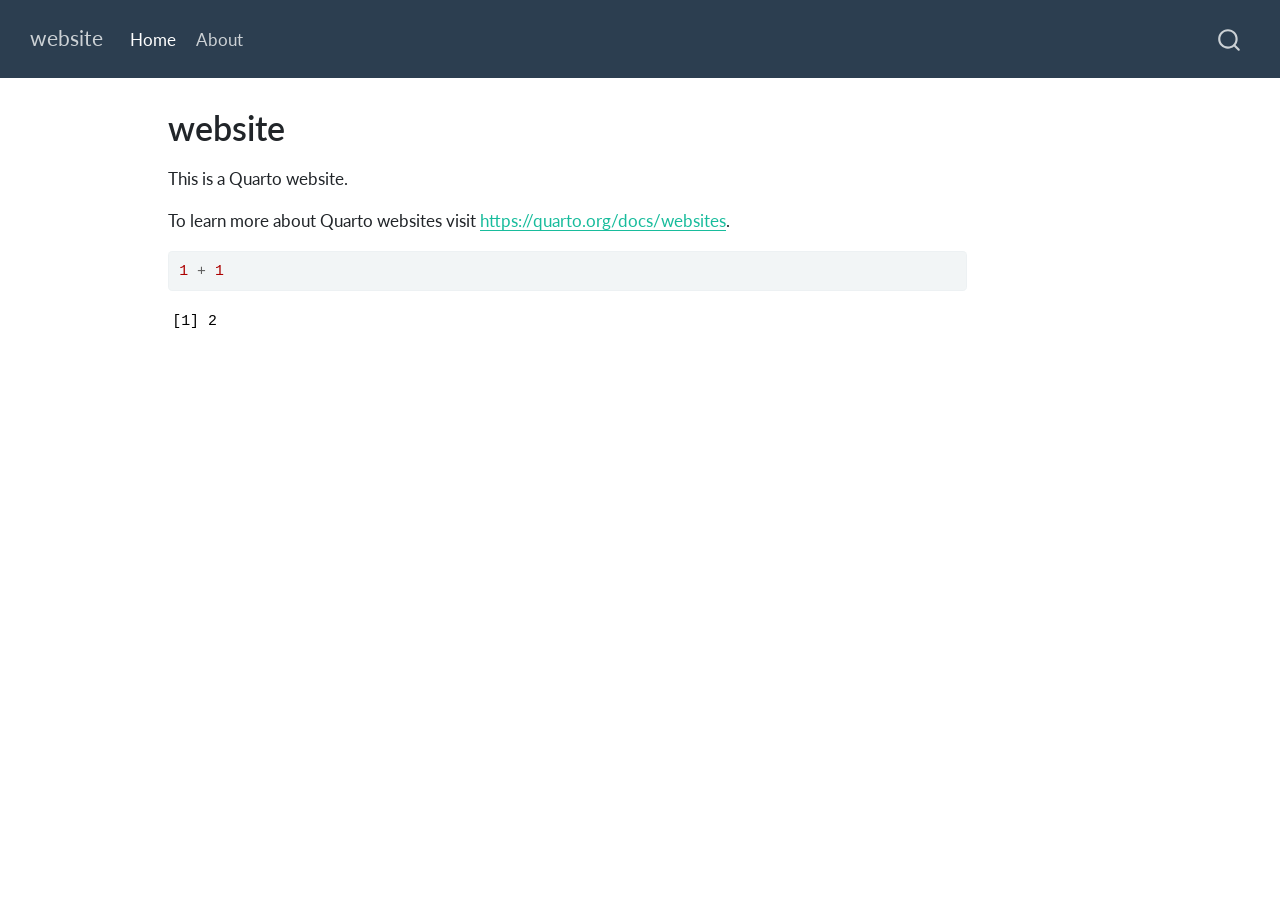
<file: docs/index.html>
<!DOCTYPE html>
<html xmlns="http://www.w3.org/1999/xhtml" lang="en" xml:lang="en"><head>

<meta charset="utf-8">
<meta name="generator" content="quarto-1.5.54">

<meta name="viewport" content="width=device-width, initial-scale=1.0, user-scalable=yes">


<title>website</title>
<style>
code{white-space: pre-wrap;}
span.smallcaps{font-variant: small-caps;}
div.columns{display: flex; gap: min(4vw, 1.5em);}
div.column{flex: auto; overflow-x: auto;}
div.hanging-indent{margin-left: 1.5em; text-indent: -1.5em;}
ul.task-list{list-style: none;}
ul.task-list li input[type="checkbox"] {
  width: 0.8em;
  margin: 0 0.8em 0.2em -1em; /* quarto-specific, see https://github.com/quarto-dev/quarto-cli/issues/4556 */ 
  vertical-align: middle;
}
/* CSS for syntax highlighting */
pre > code.sourceCode { white-space: pre; position: relative; }
pre > code.sourceCode > span { line-height: 1.25; }
pre > code.sourceCode > span:empty { height: 1.2em; }
.sourceCode { overflow: visible; }
code.sourceCode > span { color: inherit; text-decoration: inherit; }
div.sourceCode { margin: 1em 0; }
pre.sourceCode { margin: 0; }
@media screen {
div.sourceCode { overflow: auto; }
}
@media print {
pre > code.sourceCode { white-space: pre-wrap; }
pre > code.sourceCode > span { display: inline-block; text-indent: -5em; padding-left: 5em; }
}
pre.numberSource code
  { counter-reset: source-line 0; }
pre.numberSource code > span
  { position: relative; left: -4em; counter-increment: source-line; }
pre.numberSource code > span > a:first-child::before
  { content: counter(source-line);
    position: relative; left: -1em; text-align: right; vertical-align: baseline;
    border: none; display: inline-block;
    -webkit-touch-callout: none; -webkit-user-select: none;
    -khtml-user-select: none; -moz-user-select: none;
    -ms-user-select: none; user-select: none;
    padding: 0 4px; width: 4em;
  }
pre.numberSource { margin-left: 3em;  padding-left: 4px; }
div.sourceCode
  {   }
@media screen {
pre > code.sourceCode > span > a:first-child::before { text-decoration: underline; }
}
</style>


<script src="site_libs/quarto-nav/quarto-nav.js"></script>
<script src="site_libs/quarto-nav/headroom.min.js"></script>
<script src="site_libs/clipboard/clipboard.min.js"></script>
<script src="site_libs/quarto-search/autocomplete.umd.js"></script>
<script src="site_libs/quarto-search/fuse.min.js"></script>
<script src="site_libs/quarto-search/quarto-search.js"></script>
<meta name="quarto:offset" content="./">
<script src="site_libs/quarto-html/quarto.js"></script>
<script src="site_libs/quarto-html/popper.min.js"></script>
<script src="site_libs/quarto-html/tippy.umd.min.js"></script>
<script src="site_libs/quarto-html/anchor.min.js"></script>
<link href="site_libs/quarto-html/tippy.css" rel="stylesheet">
<link href="site_libs/quarto-html/quarto-syntax-highlighting.css" rel="stylesheet" id="quarto-text-highlighting-styles">
<script src="site_libs/bootstrap/bootstrap.min.js"></script>
<link href="site_libs/bootstrap/bootstrap-icons.css" rel="stylesheet">
<link href="site_libs/bootstrap/bootstrap.min.css" rel="stylesheet" id="quarto-bootstrap" data-mode="light">
<script id="quarto-search-options" type="application/json">{
  "location": "navbar",
  "copy-button": false,
  "collapse-after": 3,
  "panel-placement": "end",
  "type": "overlay",
  "limit": 50,
  "keyboard-shortcut": [
    "f",
    "/",
    "s"
  ],
  "show-item-context": false,
  "language": {
    "search-no-results-text": "No results",
    "search-matching-documents-text": "matching documents",
    "search-copy-link-title": "Copy link to search",
    "search-hide-matches-text": "Hide additional matches",
    "search-more-match-text": "more match in this document",
    "search-more-matches-text": "more matches in this document",
    "search-clear-button-title": "Clear",
    "search-text-placeholder": "",
    "search-detached-cancel-button-title": "Cancel",
    "search-submit-button-title": "Submit",
    "search-label": "Search"
  }
}</script>


<link rel="stylesheet" href="styles.css">
</head>

<body class="nav-fixed">

<div id="quarto-search-results"></div>
  <header id="quarto-header" class="headroom fixed-top">
    <nav class="navbar navbar-expand-lg " data-bs-theme="dark">
      <div class="navbar-container container-fluid">
      <div class="navbar-brand-container mx-auto">
    <a class="navbar-brand" href="./index.html">
    <span class="navbar-title">website</span>
    </a>
  </div>
            <div id="quarto-search" class="" title="Search"></div>
          <button class="navbar-toggler" type="button" data-bs-toggle="collapse" data-bs-target="#navbarCollapse" aria-controls="navbarCollapse" role="menu" aria-expanded="false" aria-label="Toggle navigation" onclick="if (window.quartoToggleHeadroom) { window.quartoToggleHeadroom(); }">
  <span class="navbar-toggler-icon"></span>
</button>
          <div class="collapse navbar-collapse" id="navbarCollapse">
            <ul class="navbar-nav navbar-nav-scroll me-auto">
  <li class="nav-item">
    <a class="nav-link active" href="./index.html" aria-current="page"> 
<span class="menu-text">Home</span></a>
  </li>  
  <li class="nav-item">
    <a class="nav-link" href="./about.html"> 
<span class="menu-text">About</span></a>
  </li>  
</ul>
          </div> <!-- /navcollapse -->
            <div class="quarto-navbar-tools">
</div>
      </div> <!-- /container-fluid -->
    </nav>
</header>
<!-- content -->
<div id="quarto-content" class="quarto-container page-columns page-rows-contents page-layout-article page-navbar">
<!-- sidebar -->
<!-- margin-sidebar -->
    <div id="quarto-margin-sidebar" class="sidebar margin-sidebar zindex-bottom">
        
    </div>
<!-- main -->
<main class="content" id="quarto-document-content">

<header id="title-block-header" class="quarto-title-block default">
<div class="quarto-title">
<h1 class="title">website</h1>
</div>



<div class="quarto-title-meta">

    
  
    
  </div>
  


</header>


<p>This is a Quarto website.</p>
<p>To learn more about Quarto websites visit <a href="https://quarto.org/docs/websites" class="uri">https://quarto.org/docs/websites</a>.</p>
<div class="cell">
<div class="sourceCode cell-code" id="cb1"><pre class="sourceCode r code-with-copy"><code class="sourceCode r"><span id="cb1-1"><a href="#cb1-1" aria-hidden="true" tabindex="-1"></a><span class="dv">1</span> <span class="sc">+</span> <span class="dv">1</span></span></code><button title="Copy to Clipboard" class="code-copy-button"><i class="bi"></i></button></pre></div>
<div class="cell-output cell-output-stdout">
<pre><code>[1] 2</code></pre>
</div>
</div>



</main> <!-- /main -->
<script id="quarto-html-after-body" type="application/javascript">
window.document.addEventListener("DOMContentLoaded", function (event) {
  const toggleBodyColorMode = (bsSheetEl) => {
    const mode = bsSheetEl.getAttribute("data-mode");
    const bodyEl = window.document.querySelector("body");
    if (mode === "dark") {
      bodyEl.classList.add("quarto-dark");
      bodyEl.classList.remove("quarto-light");
    } else {
      bodyEl.classList.add("quarto-light");
      bodyEl.classList.remove("quarto-dark");
    }
  }
  const toggleBodyColorPrimary = () => {
    const bsSheetEl = window.document.querySelector("link#quarto-bootstrap");
    if (bsSheetEl) {
      toggleBodyColorMode(bsSheetEl);
    }
  }
  toggleBodyColorPrimary();  
  const icon = "";
  const anchorJS = new window.AnchorJS();
  anchorJS.options = {
    placement: 'right',
    icon: icon
  };
  anchorJS.add('.anchored');
  const isCodeAnnotation = (el) => {
    for (const clz of el.classList) {
      if (clz.startsWith('code-annotation-')) {                     
        return true;
      }
    }
    return false;
  }
  const onCopySuccess = function(e) {
    // button target
    const button = e.trigger;
    // don't keep focus
    button.blur();
    // flash "checked"
    button.classList.add('code-copy-button-checked');
    var currentTitle = button.getAttribute("title");
    button.setAttribute("title", "Copied!");
    let tooltip;
    if (window.bootstrap) {
      button.setAttribute("data-bs-toggle", "tooltip");
      button.setAttribute("data-bs-placement", "left");
      button.setAttribute("data-bs-title", "Copied!");
      tooltip = new bootstrap.Tooltip(button, 
        { trigger: "manual", 
          customClass: "code-copy-button-tooltip",
          offset: [0, -8]});
      tooltip.show();    
    }
    setTimeout(function() {
      if (tooltip) {
        tooltip.hide();
        button.removeAttribute("data-bs-title");
        button.removeAttribute("data-bs-toggle");
        button.removeAttribute("data-bs-placement");
      }
      button.setAttribute("title", currentTitle);
      button.classList.remove('code-copy-button-checked');
    }, 1000);
    // clear code selection
    e.clearSelection();
  }
  const getTextToCopy = function(trigger) {
      const codeEl = trigger.previousElementSibling.cloneNode(true);
      for (const childEl of codeEl.children) {
        if (isCodeAnnotation(childEl)) {
          childEl.remove();
        }
      }
      return codeEl.innerText;
  }
  const clipboard = new window.ClipboardJS('.code-copy-button:not([data-in-quarto-modal])', {
    text: getTextToCopy
  });
  clipboard.on('success', onCopySuccess);
  if (window.document.getElementById('quarto-embedded-source-code-modal')) {
    // For code content inside modals, clipBoardJS needs to be initialized with a container option
    // TODO: Check when it could be a function (https://github.com/zenorocha/clipboard.js/issues/860)
    const clipboardModal = new window.ClipboardJS('.code-copy-button[data-in-quarto-modal]', {
      text: getTextToCopy,
      container: window.document.getElementById('quarto-embedded-source-code-modal')
    });
    clipboardModal.on('success', onCopySuccess);
  }
    var localhostRegex = new RegExp(/^(?:http|https):\/\/localhost\:?[0-9]*\//);
    var mailtoRegex = new RegExp(/^mailto:/);
      var filterRegex = new RegExp('/' + window.location.host + '/');
    var isInternal = (href) => {
        return filterRegex.test(href) || localhostRegex.test(href) || mailtoRegex.test(href);
    }
    // Inspect non-navigation links and adorn them if external
 	var links = window.document.querySelectorAll('a[href]:not(.nav-link):not(.navbar-brand):not(.toc-action):not(.sidebar-link):not(.sidebar-item-toggle):not(.pagination-link):not(.no-external):not([aria-hidden]):not(.dropdown-item):not(.quarto-navigation-tool):not(.about-link)');
    for (var i=0; i<links.length; i++) {
      const link = links[i];
      if (!isInternal(link.href)) {
        // undo the damage that might have been done by quarto-nav.js in the case of
        // links that we want to consider external
        if (link.dataset.originalHref !== undefined) {
          link.href = link.dataset.originalHref;
        }
      }
    }
  function tippyHover(el, contentFn, onTriggerFn, onUntriggerFn) {
    const config = {
      allowHTML: true,
      maxWidth: 500,
      delay: 100,
      arrow: false,
      appendTo: function(el) {
          return el.parentElement;
      },
      interactive: true,
      interactiveBorder: 10,
      theme: 'quarto',
      placement: 'bottom-start',
    };
    if (contentFn) {
      config.content = contentFn;
    }
    if (onTriggerFn) {
      config.onTrigger = onTriggerFn;
    }
    if (onUntriggerFn) {
      config.onUntrigger = onUntriggerFn;
    }
    window.tippy(el, config); 
  }
  const noterefs = window.document.querySelectorAll('a[role="doc-noteref"]');
  for (var i=0; i<noterefs.length; i++) {
    const ref = noterefs[i];
    tippyHover(ref, function() {
      // use id or data attribute instead here
      let href = ref.getAttribute('data-footnote-href') || ref.getAttribute('href');
      try { href = new URL(href).hash; } catch {}
      const id = href.replace(/^#\/?/, "");
      const note = window.document.getElementById(id);
      if (note) {
        return note.innerHTML;
      } else {
        return "";
      }
    });
  }
  const xrefs = window.document.querySelectorAll('a.quarto-xref');
  const processXRef = (id, note) => {
    // Strip column container classes
    const stripColumnClz = (el) => {
      el.classList.remove("page-full", "page-columns");
      if (el.children) {
        for (const child of el.children) {
          stripColumnClz(child);
        }
      }
    }
    stripColumnClz(note)
    if (id === null || id.startsWith('sec-')) {
      // Special case sections, only their first couple elements
      const container = document.createElement("div");
      if (note.children && note.children.length > 2) {
        container.appendChild(note.children[0].cloneNode(true));
        for (let i = 1; i < note.children.length; i++) {
          const child = note.children[i];
          if (child.tagName === "P" && child.innerText === "") {
            continue;
          } else {
            container.appendChild(child.cloneNode(true));
            break;
          }
        }
        if (window.Quarto?.typesetMath) {
          window.Quarto.typesetMath(container);
        }
        return container.innerHTML
      } else {
        if (window.Quarto?.typesetMath) {
          window.Quarto.typesetMath(note);
        }
        return note.innerHTML;
      }
    } else {
      // Remove any anchor links if they are present
      const anchorLink = note.querySelector('a.anchorjs-link');
      if (anchorLink) {
        anchorLink.remove();
      }
      if (window.Quarto?.typesetMath) {
        window.Quarto.typesetMath(note);
      }
      // TODO in 1.5, we should make sure this works without a callout special case
      if (note.classList.contains("callout")) {
        return note.outerHTML;
      } else {
        return note.innerHTML;
      }
    }
  }
  for (var i=0; i<xrefs.length; i++) {
    const xref = xrefs[i];
    tippyHover(xref, undefined, function(instance) {
      instance.disable();
      let url = xref.getAttribute('href');
      let hash = undefined; 
      if (url.startsWith('#')) {
        hash = url;
      } else {
        try { hash = new URL(url).hash; } catch {}
      }
      if (hash) {
        const id = hash.replace(/^#\/?/, "");
        const note = window.document.getElementById(id);
        if (note !== null) {
          try {
            const html = processXRef(id, note.cloneNode(true));
            instance.setContent(html);
          } finally {
            instance.enable();
            instance.show();
          }
        } else {
          // See if we can fetch this
          fetch(url.split('#')[0])
          .then(res => res.text())
          .then(html => {
            const parser = new DOMParser();
            const htmlDoc = parser.parseFromString(html, "text/html");
            const note = htmlDoc.getElementById(id);
            if (note !== null) {
              const html = processXRef(id, note);
              instance.setContent(html);
            } 
          }).finally(() => {
            instance.enable();
            instance.show();
          });
        }
      } else {
        // See if we can fetch a full url (with no hash to target)
        // This is a special case and we should probably do some content thinning / targeting
        fetch(url)
        .then(res => res.text())
        .then(html => {
          const parser = new DOMParser();
          const htmlDoc = parser.parseFromString(html, "text/html");
          const note = htmlDoc.querySelector('main.content');
          if (note !== null) {
            // This should only happen for chapter cross references
            // (since there is no id in the URL)
            // remove the first header
            if (note.children.length > 0 && note.children[0].tagName === "HEADER") {
              note.children[0].remove();
            }
            const html = processXRef(null, note);
            instance.setContent(html);
          } 
        }).finally(() => {
          instance.enable();
          instance.show();
        });
      }
    }, function(instance) {
    });
  }
      let selectedAnnoteEl;
      const selectorForAnnotation = ( cell, annotation) => {
        let cellAttr = 'data-code-cell="' + cell + '"';
        let lineAttr = 'data-code-annotation="' +  annotation + '"';
        const selector = 'span[' + cellAttr + '][' + lineAttr + ']';
        return selector;
      }
      const selectCodeLines = (annoteEl) => {
        const doc = window.document;
        const targetCell = annoteEl.getAttribute("data-target-cell");
        const targetAnnotation = annoteEl.getAttribute("data-target-annotation");
        const annoteSpan = window.document.querySelector(selectorForAnnotation(targetCell, targetAnnotation));
        const lines = annoteSpan.getAttribute("data-code-lines").split(",");
        const lineIds = lines.map((line) => {
          return targetCell + "-" + line;
        })
        let top = null;
        let height = null;
        let parent = null;
        if (lineIds.length > 0) {
            //compute the position of the single el (top and bottom and make a div)
            const el = window.document.getElementById(lineIds[0]);
            top = el.offsetTop;
            height = el.offsetHeight;
            parent = el.parentElement.parentElement;
          if (lineIds.length > 1) {
            const lastEl = window.document.getElementById(lineIds[lineIds.length - 1]);
            const bottom = lastEl.offsetTop + lastEl.offsetHeight;
            height = bottom - top;
          }
          if (top !== null && height !== null && parent !== null) {
            // cook up a div (if necessary) and position it 
            let div = window.document.getElementById("code-annotation-line-highlight");
            if (div === null) {
              div = window.document.createElement("div");
              div.setAttribute("id", "code-annotation-line-highlight");
              div.style.position = 'absolute';
              parent.appendChild(div);
            }
            div.style.top = top - 2 + "px";
            div.style.height = height + 4 + "px";
            div.style.left = 0;
            let gutterDiv = window.document.getElementById("code-annotation-line-highlight-gutter");
            if (gutterDiv === null) {
              gutterDiv = window.document.createElement("div");
              gutterDiv.setAttribute("id", "code-annotation-line-highlight-gutter");
              gutterDiv.style.position = 'absolute';
              const codeCell = window.document.getElementById(targetCell);
              const gutter = codeCell.querySelector('.code-annotation-gutter');
              gutter.appendChild(gutterDiv);
            }
            gutterDiv.style.top = top - 2 + "px";
            gutterDiv.style.height = height + 4 + "px";
          }
          selectedAnnoteEl = annoteEl;
        }
      };
      const unselectCodeLines = () => {
        const elementsIds = ["code-annotation-line-highlight", "code-annotation-line-highlight-gutter"];
        elementsIds.forEach((elId) => {
          const div = window.document.getElementById(elId);
          if (div) {
            div.remove();
          }
        });
        selectedAnnoteEl = undefined;
      };
        // Handle positioning of the toggle
    window.addEventListener(
      "resize",
      throttle(() => {
        elRect = undefined;
        if (selectedAnnoteEl) {
          selectCodeLines(selectedAnnoteEl);
        }
      }, 10)
    );
    function throttle(fn, ms) {
    let throttle = false;
    let timer;
      return (...args) => {
        if(!throttle) { // first call gets through
            fn.apply(this, args);
            throttle = true;
        } else { // all the others get throttled
            if(timer) clearTimeout(timer); // cancel #2
            timer = setTimeout(() => {
              fn.apply(this, args);
              timer = throttle = false;
            }, ms);
        }
      };
    }
      // Attach click handler to the DT
      const annoteDls = window.document.querySelectorAll('dt[data-target-cell]');
      for (const annoteDlNode of annoteDls) {
        annoteDlNode.addEventListener('click', (event) => {
          const clickedEl = event.target;
          if (clickedEl !== selectedAnnoteEl) {
            unselectCodeLines();
            const activeEl = window.document.querySelector('dt[data-target-cell].code-annotation-active');
            if (activeEl) {
              activeEl.classList.remove('code-annotation-active');
            }
            selectCodeLines(clickedEl);
            clickedEl.classList.add('code-annotation-active');
          } else {
            // Unselect the line
            unselectCodeLines();
            clickedEl.classList.remove('code-annotation-active');
          }
        });
      }
  const findCites = (el) => {
    const parentEl = el.parentElement;
    if (parentEl) {
      const cites = parentEl.dataset.cites;
      if (cites) {
        return {
          el,
          cites: cites.split(' ')
        };
      } else {
        return findCites(el.parentElement)
      }
    } else {
      return undefined;
    }
  };
  var bibliorefs = window.document.querySelectorAll('a[role="doc-biblioref"]');
  for (var i=0; i<bibliorefs.length; i++) {
    const ref = bibliorefs[i];
    const citeInfo = findCites(ref);
    if (citeInfo) {
      tippyHover(citeInfo.el, function() {
        var popup = window.document.createElement('div');
        citeInfo.cites.forEach(function(cite) {
          var citeDiv = window.document.createElement('div');
          citeDiv.classList.add('hanging-indent');
          citeDiv.classList.add('csl-entry');
          var biblioDiv = window.document.getElementById('ref-' + cite);
          if (biblioDiv) {
            citeDiv.innerHTML = biblioDiv.innerHTML;
          }
          popup.appendChild(citeDiv);
        });
        return popup.innerHTML;
      });
    }
  }
});
</script>
</div> <!-- /content -->




</body></html>
</file>
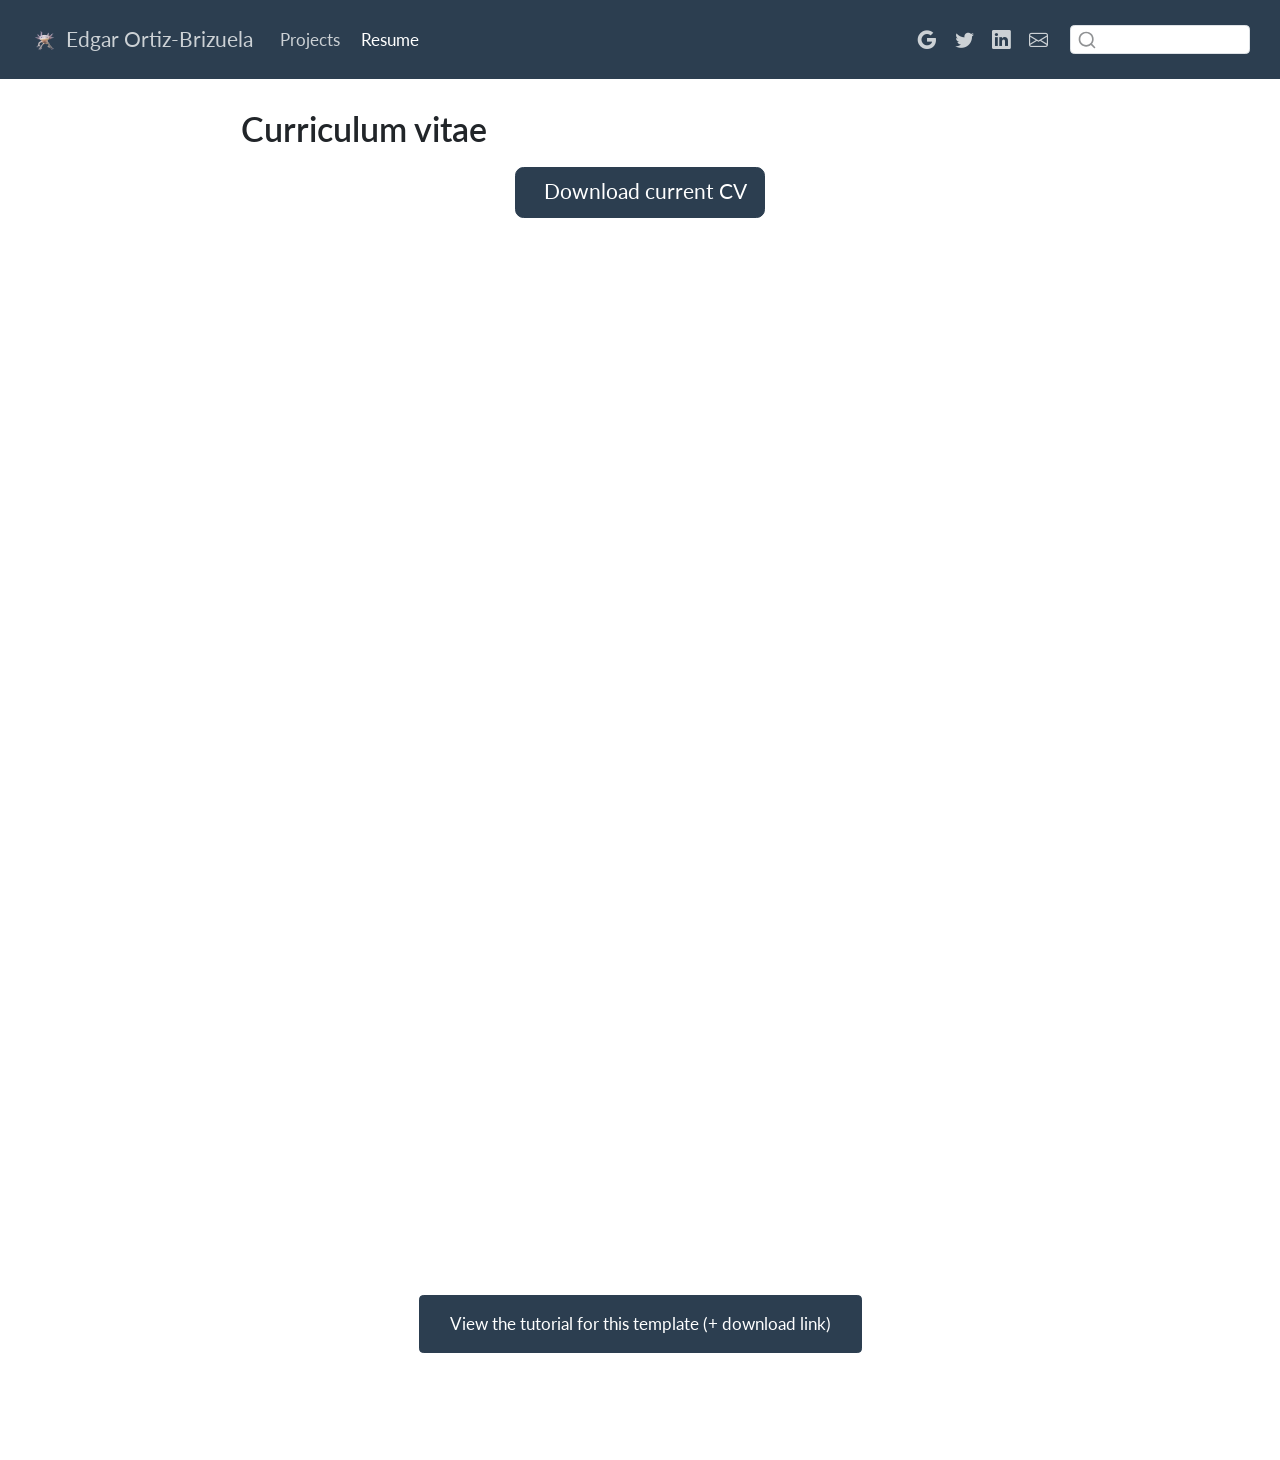
<file: docs/cv/index.html>
<!DOCTYPE html>
<html xmlns="http://www.w3.org/1999/xhtml" lang="en" xml:lang="en"><head>
<meta http-equiv="Content-Type" content="text/html; charset=UTF-8">
<meta charset="utf-8">
<meta name="generator" content="quarto-1.3.433">
<meta name="viewport" content="width=device-width, initial-scale=1.0, user-scalable=yes">
<title>Edgar Ortiz-Brizuela - Curriculum vitae</title>
<style>
code{white-space: pre-wrap;}
span.smallcaps{font-variant: small-caps;}
div.columns{display: flex; gap: min(4vw, 1.5em);}
div.column{flex: auto; overflow-x: auto;}
div.hanging-indent{margin-left: 1.5em; text-indent: -1.5em;}
ul.task-list{list-style: none;}
ul.task-list li input[type="checkbox"] {
  width: 0.8em;
  margin: 0 0.8em 0.2em -1em; /* quarto-specific, see https://github.com/quarto-dev/quarto-cli/issues/4556 */ 
  vertical-align: middle;
}
</style>

<script src="../site_libs/quarto-nav/quarto-nav.js"></script>
<script src="../site_libs/clipboard/clipboard.min.js"></script>
<script src="../site_libs/quarto-search/autocomplete.umd.js"></script>
<script src="../site_libs/quarto-search/fuse.min.js"></script>
<script src="../site_libs/quarto-search/quarto-search.js"></script>
<meta name="quarto:offset" content="../">
<link href="../img/logo.png" rel="icon" type="image/png">
<script src="../site_libs/quarto-html/quarto.js"></script>
<script src="../site_libs/quarto-html/popper.min.js"></script>
<script src="../site_libs/quarto-html/tippy.umd.min.js"></script>
<script src="../site_libs/quarto-html/anchor.min.js"></script>
<link href="../site_libs/quarto-html/tippy.css" rel="stylesheet">
<link href="../site_libs/quarto-html/quarto-syntax-highlighting.css" rel="stylesheet" id="quarto-text-highlighting-styles">
<script src="../site_libs/bootstrap/bootstrap.min.js"></script>
<link href="../site_libs/bootstrap/bootstrap-icons.css" rel="stylesheet">
<link href="../site_libs/bootstrap/bootstrap.min.css" rel="stylesheet" id="quarto-bootstrap" data-mode="light"><script id="quarto-search-options" type="application/json">{
  "location": "navbar",
  "copy-button": false,
  "collapse-after": 3,
  "panel-placement": "end",
  "type": "textbox",
  "limit": 20,
  "language": {
    "search-no-results-text": "No results",
    "search-matching-documents-text": "matching documents",
    "search-copy-link-title": "Copy link to search",
    "search-hide-matches-text": "Hide additional matches",
    "search-more-match-text": "more match in this document",
    "search-more-matches-text": "more matches in this document",
    "search-clear-button-title": "Clear",
    "search-detached-cancel-button-title": "Cancel",
    "search-submit-button-title": "Submit",
    "search-label": "Search"
  }
}</script>
</head>
<body class="nav-fixed fullcontent">

<div id="quarto-search-results"></div>
  <header id="quarto-header" class="headroom fixed-top"><nav class="navbar navbar-expand-lg navbar-dark "><div class="navbar-container container-fluid">
      <div class="navbar-brand-container">
    <a href="../index.html" class="navbar-brand navbar-brand-logo">
    <img src="../img/logo.png" alt="" class="navbar-logo"></a>
    <a class="navbar-brand" href="../index.html">
    <span class="navbar-title">Edgar Ortiz-Brizuela</span>
    </a>
  </div>
            <div id="quarto-search" class="" title="Search"></div>
          <button class="navbar-toggler" type="button" data-bs-toggle="collapse" data-bs-target="#navbarCollapse" aria-controls="navbarCollapse" aria-expanded="false" aria-label="Toggle navigation" onclick="if (window.quartoToggleHeadroom) { window.quartoToggleHeadroom(); }">
  <span class="navbar-toggler-icon"></span>
</button>
          <div class="collapse navbar-collapse" id="navbarCollapse">
            <ul class="navbar-nav navbar-nav-scroll me-auto">
<li class="nav-item">
    <a class="nav-link" href="../projects/index.html" rel="" target="">
 <span class="menu-text">Projects</span></a>
  </li>  
  <li class="nav-item">
    <a class="nav-link active" href="../cv/index.html" rel="" target="" aria-current="page">
 <span class="menu-text">Resume</span></a>
  </li>  
</ul>
<ul class="navbar-nav navbar-nav-scroll ms-auto">
<li class="nav-item compact">
    <a class="nav-link" href="https://scholar.google.com/citations?hl=es&amp;user=rYaloZcAAAAJ" rel="" target=""><i class="bi bi-google" role="img">
</i> 
 <span class="menu-text"></span></a>
  </li>  
  <li class="nav-item compact">
    <a class="nav-link" href="https://twitter.com/OrtizBrizuelaE" rel="" target=""><i class="bi bi-twitter" role="img">
</i> 
 <span class="menu-text"></span></a>
  </li>  
  <li class="nav-item compact">
    <a class="nav-link" href="https://ca.linkedin.com/in/ortiz-brizuela" rel="" target=""><i class="bi bi-linkedin" role="img">
</i> 
 <span class="menu-text"></span></a>
  </li>  
  <li class="nav-item compact">
    <a class="nav-link" href="mailto:edgar.ortiz-brizuela@mail.mcgill.ca" rel="" target=""><i class="bi bi-envelope" role="img" aria-label="email">
</i> 
 <span class="menu-text"></span></a>
  </li>  
</ul>
<div class="quarto-navbar-tools">
</div>
          </div> <!-- /navcollapse -->
      </div> <!-- /container-fluid -->
    </nav></header><!-- content --><div id="quarto-content" class="quarto-container page-columns page-rows-contents page-layout-article page-navbar">
<!-- sidebar -->
<!-- margin-sidebar -->
    
<!-- main -->
<main class="content" id="quarto-document-content"><header id="title-block-header" class="quarto-title-block default"><div class="quarto-title">
<h1 class="title">Curriculum vitae</h1>
</div>



<div class="quarto-title-meta">

    
  
    
  </div>
  

</header><div class="cell">
<style type="text/css">
.embed-container {
    position: relative;
    padding-bottom: 129%;
    height: 0;
    overflow: hidden;
    max-width: 100%;
}
.embed-container iframe,
.embed-container object,
.embed-container embed {
    position: absolute;
    top: 0;
    left: 0;
    width: 100%;
    height: 100%;
}
</style>
</div>
<p class="text-center">
  <a class="btn btn-primary btn-lg cv-download" href="cv.pdf" target="_blank">
    <i class="fa-solid fa-file-arrow-down"></i> Download current CV
  </a>
</p>
<div class="embed-container">
  <iframe src="cv.pdf" style="border: 0.5px"></iframe>
</div>
<div style="margin: 30px; text-align: center;">
<a class="btn btn-primary" href="https://www.marvinschmitt.com/blog/website-tutorial-quarto/" role="button" target="_blank" style="padding: 15px 30px;">View the tutorial for this template (+ download link)</a>
</div>



</main><!-- /main --><script id="quarto-html-after-body" type="application/javascript">
window.document.addEventListener("DOMContentLoaded", function (event) {
  const toggleBodyColorMode = (bsSheetEl) => {
    const mode = bsSheetEl.getAttribute("data-mode");
    const bodyEl = window.document.querySelector("body");
    if (mode === "dark") {
      bodyEl.classList.add("quarto-dark");
      bodyEl.classList.remove("quarto-light");
    } else {
      bodyEl.classList.add("quarto-light");
      bodyEl.classList.remove("quarto-dark");
    }
  }
  const toggleBodyColorPrimary = () => {
    const bsSheetEl = window.document.querySelector("link#quarto-bootstrap");
    if (bsSheetEl) {
      toggleBodyColorMode(bsSheetEl);
    }
  }
  toggleBodyColorPrimary();  
  const icon = "";
  const anchorJS = new window.AnchorJS();
  anchorJS.options = {
    placement: 'right',
    icon: icon
  };
  anchorJS.add('.anchored');
  const isCodeAnnotation = (el) => {
    for (const clz of el.classList) {
      if (clz.startsWith('code-annotation-')) {                     
        return true;
      }
    }
    return false;
  }
  const clipboard = new window.ClipboardJS('.code-copy-button', {
    text: function(trigger) {
      const codeEl = trigger.previousElementSibling.cloneNode(true);
      for (const childEl of codeEl.children) {
        if (isCodeAnnotation(childEl)) {
          childEl.remove();
        }
      }
      return codeEl.innerText;
    }
  });
  clipboard.on('success', function(e) {
    // button target
    const button = e.trigger;
    // don't keep focus
    button.blur();
    // flash "checked"
    button.classList.add('code-copy-button-checked');
    var currentTitle = button.getAttribute("title");
    button.setAttribute("title", "Copied!");
    let tooltip;
    if (window.bootstrap) {
      button.setAttribute("data-bs-toggle", "tooltip");
      button.setAttribute("data-bs-placement", "left");
      button.setAttribute("data-bs-title", "Copied!");
      tooltip = new bootstrap.Tooltip(button, 
        { trigger: "manual", 
          customClass: "code-copy-button-tooltip",
          offset: [0, -8]});
      tooltip.show();    
    }
    setTimeout(function() {
      if (tooltip) {
        tooltip.hide();
        button.removeAttribute("data-bs-title");
        button.removeAttribute("data-bs-toggle");
        button.removeAttribute("data-bs-placement");
      }
      button.setAttribute("title", currentTitle);
      button.classList.remove('code-copy-button-checked');
    }, 1000);
    // clear code selection
    e.clearSelection();
  });
  function tippyHover(el, contentFn) {
    const config = {
      allowHTML: true,
      content: contentFn,
      maxWidth: 500,
      delay: 100,
      arrow: false,
      appendTo: function(el) {
          return el.parentElement;
      },
      interactive: true,
      interactiveBorder: 10,
      theme: 'quarto',
      placement: 'bottom-start'
    };
    window.tippy(el, config); 
  }
  const noterefs = window.document.querySelectorAll('a[role="doc-noteref"]');
  for (var i=0; i<noterefs.length; i++) {
    const ref = noterefs[i];
    tippyHover(ref, function() {
      // use id or data attribute instead here
      let href = ref.getAttribute('data-footnote-href') || ref.getAttribute('href');
      try { href = new URL(href).hash; } catch {}
      const id = href.replace(/^#\/?/, "");
      const note = window.document.getElementById(id);
      return note.innerHTML;
    });
  }
      let selectedAnnoteEl;
      const selectorForAnnotation = ( cell, annotation) => {
        let cellAttr = 'data-code-cell="' + cell + '"';
        let lineAttr = 'data-code-annotation="' +  annotation + '"';
        const selector = 'span[' + cellAttr + '][' + lineAttr + ']';
        return selector;
      }
      const selectCodeLines = (annoteEl) => {
        const doc = window.document;
        const targetCell = annoteEl.getAttribute("data-target-cell");
        const targetAnnotation = annoteEl.getAttribute("data-target-annotation");
        const annoteSpan = window.document.querySelector(selectorForAnnotation(targetCell, targetAnnotation));
        const lines = annoteSpan.getAttribute("data-code-lines").split(",");
        const lineIds = lines.map((line) => {
          return targetCell + "-" + line;
        })
        let top = null;
        let height = null;
        let parent = null;
        if (lineIds.length > 0) {
            //compute the position of the single el (top and bottom and make a div)
            const el = window.document.getElementById(lineIds[0]);
            top = el.offsetTop;
            height = el.offsetHeight;
            parent = el.parentElement.parentElement;
          if (lineIds.length > 1) {
            const lastEl = window.document.getElementById(lineIds[lineIds.length - 1]);
            const bottom = lastEl.offsetTop + lastEl.offsetHeight;
            height = bottom - top;
          }
          if (top !== null && height !== null && parent !== null) {
            // cook up a div (if necessary) and position it 
            let div = window.document.getElementById("code-annotation-line-highlight");
            if (div === null) {
              div = window.document.createElement("div");
              div.setAttribute("id", "code-annotation-line-highlight");
              div.style.position = 'absolute';
              parent.appendChild(div);
            }
            div.style.top = top - 2 + "px";
            div.style.height = height + 4 + "px";
            let gutterDiv = window.document.getElementById("code-annotation-line-highlight-gutter");
            if (gutterDiv === null) {
              gutterDiv = window.document.createElement("div");
              gutterDiv.setAttribute("id", "code-annotation-line-highlight-gutter");
              gutterDiv.style.position = 'absolute';
              const codeCell = window.document.getElementById(targetCell);
              const gutter = codeCell.querySelector('.code-annotation-gutter');
              gutter.appendChild(gutterDiv);
            }
            gutterDiv.style.top = top - 2 + "px";
            gutterDiv.style.height = height + 4 + "px";
          }
          selectedAnnoteEl = annoteEl;
        }
      };
      const unselectCodeLines = () => {
        const elementsIds = ["code-annotation-line-highlight", "code-annotation-line-highlight-gutter"];
        elementsIds.forEach((elId) => {
          const div = window.document.getElementById(elId);
          if (div) {
            div.remove();
          }
        });
        selectedAnnoteEl = undefined;
      };
      // Attach click handler to the DT
      const annoteDls = window.document.querySelectorAll('dt[data-target-cell]');
      for (const annoteDlNode of annoteDls) {
        annoteDlNode.addEventListener('click', (event) => {
          const clickedEl = event.target;
          if (clickedEl !== selectedAnnoteEl) {
            unselectCodeLines();
            const activeEl = window.document.querySelector('dt[data-target-cell].code-annotation-active');
            if (activeEl) {
              activeEl.classList.remove('code-annotation-active');
            }
            selectCodeLines(clickedEl);
            clickedEl.classList.add('code-annotation-active');
          } else {
            // Unselect the line
            unselectCodeLines();
            clickedEl.classList.remove('code-annotation-active');
          }
        });
      }
  const findCites = (el) => {
    const parentEl = el.parentElement;
    if (parentEl) {
      const cites = parentEl.dataset.cites;
      if (cites) {
        return {
          el,
          cites: cites.split(' ')
        };
      } else {
        return findCites(el.parentElement)
      }
    } else {
      return undefined;
    }
  };
  var bibliorefs = window.document.querySelectorAll('a[role="doc-biblioref"]');
  for (var i=0; i<bibliorefs.length; i++) {
    const ref = bibliorefs[i];
    const citeInfo = findCites(ref);
    if (citeInfo) {
      tippyHover(citeInfo.el, function() {
        var popup = window.document.createElement('div');
        citeInfo.cites.forEach(function(cite) {
          var citeDiv = window.document.createElement('div');
          citeDiv.classList.add('hanging-indent');
          citeDiv.classList.add('csl-entry');
          var biblioDiv = window.document.getElementById('ref-' + cite);
          if (biblioDiv) {
            citeDiv.innerHTML = biblioDiv.innerHTML;
          }
          popup.appendChild(citeDiv);
        });
        return popup.innerHTML;
      });
    }
  }
});
</script>
</div> <!-- /content -->



</body></html>
</file>
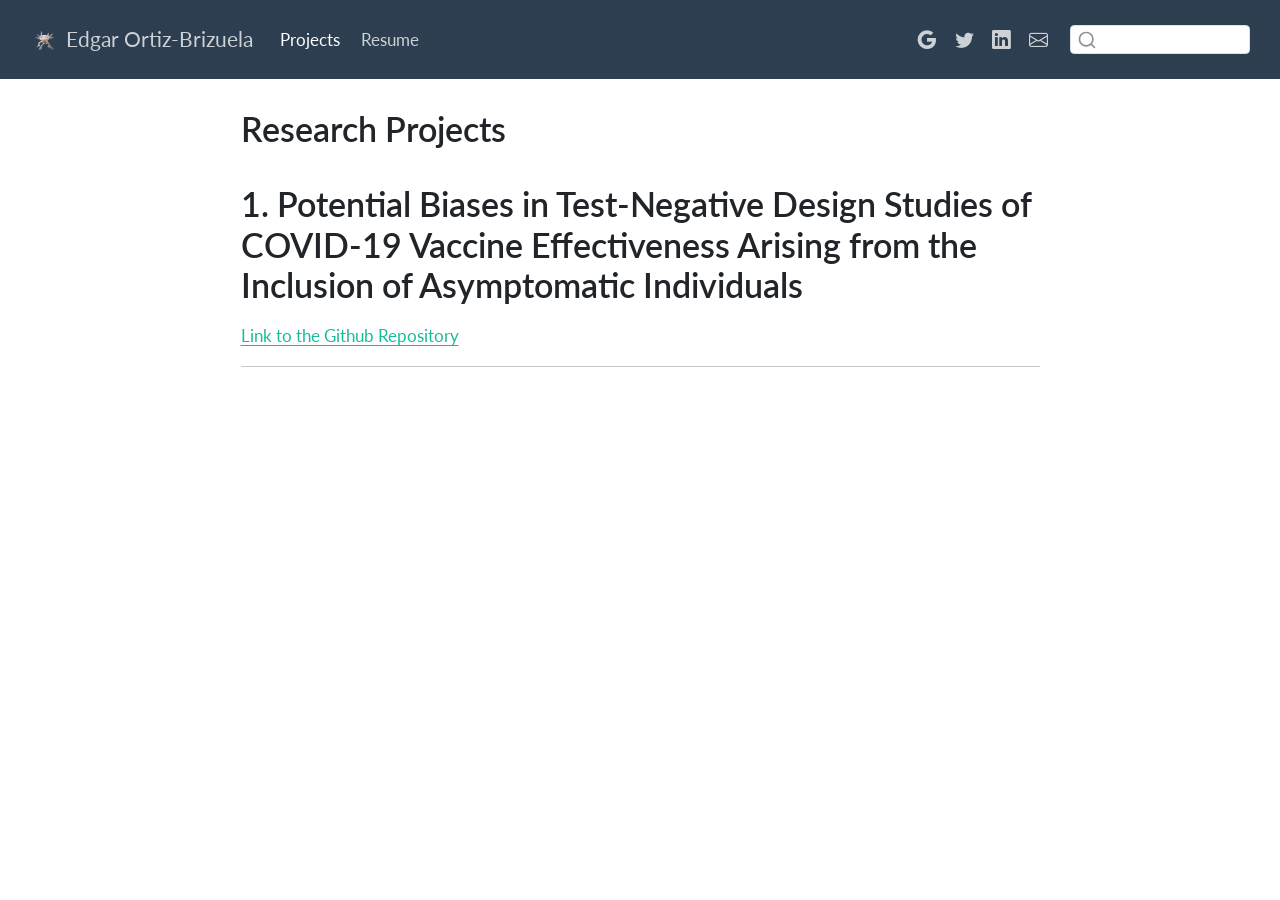
<file: docs/projects/index.html>
<!DOCTYPE html>
<html xmlns="http://www.w3.org/1999/xhtml" lang="en" xml:lang="en"><head>

<meta charset="utf-8">
<meta name="generator" content="quarto-1.3.433">

<meta name="viewport" content="width=device-width, initial-scale=1.0, user-scalable=yes">


<title>Edgar Ortiz-Brizuela - Research Projects</title>
<style>
code{white-space: pre-wrap;}
span.smallcaps{font-variant: small-caps;}
div.columns{display: flex; gap: min(4vw, 1.5em);}
div.column{flex: auto; overflow-x: auto;}
div.hanging-indent{margin-left: 1.5em; text-indent: -1.5em;}
ul.task-list{list-style: none;}
ul.task-list li input[type="checkbox"] {
  width: 0.8em;
  margin: 0 0.8em 0.2em -1em; /* quarto-specific, see https://github.com/quarto-dev/quarto-cli/issues/4556 */ 
  vertical-align: middle;
}
</style>


<script src="../site_libs/quarto-nav/quarto-nav.js"></script>
<script src="../site_libs/clipboard/clipboard.min.js"></script>
<script src="../site_libs/quarto-search/autocomplete.umd.js"></script>
<script src="../site_libs/quarto-search/fuse.min.js"></script>
<script src="../site_libs/quarto-search/quarto-search.js"></script>
<meta name="quarto:offset" content="../">
<link href="../img/logo.png" rel="icon" type="image/png">
<script src="../site_libs/quarto-html/quarto.js"></script>
<script src="../site_libs/quarto-html/popper.min.js"></script>
<script src="../site_libs/quarto-html/tippy.umd.min.js"></script>
<script src="../site_libs/quarto-html/anchor.min.js"></script>
<link href="../site_libs/quarto-html/tippy.css" rel="stylesheet">
<link href="../site_libs/quarto-html/quarto-syntax-highlighting.css" rel="stylesheet" id="quarto-text-highlighting-styles">
<script src="../site_libs/bootstrap/bootstrap.min.js"></script>
<link href="../site_libs/bootstrap/bootstrap-icons.css" rel="stylesheet">
<link href="../site_libs/bootstrap/bootstrap.min.css" rel="stylesheet" id="quarto-bootstrap" data-mode="light">
<script id="quarto-search-options" type="application/json">{
  "location": "navbar",
  "copy-button": false,
  "collapse-after": 3,
  "panel-placement": "end",
  "type": "textbox",
  "limit": 20,
  "language": {
    "search-no-results-text": "No results",
    "search-matching-documents-text": "matching documents",
    "search-copy-link-title": "Copy link to search",
    "search-hide-matches-text": "Hide additional matches",
    "search-more-match-text": "more match in this document",
    "search-more-matches-text": "more matches in this document",
    "search-clear-button-title": "Clear",
    "search-detached-cancel-button-title": "Cancel",
    "search-submit-button-title": "Submit",
    "search-label": "Search"
  }
}</script>


</head>

<body class="nav-fixed fullcontent">

<div id="quarto-search-results"></div>
  <header id="quarto-header" class="headroom fixed-top">
    <nav class="navbar navbar-expand-lg navbar-dark ">
      <div class="navbar-container container-fluid">
      <div class="navbar-brand-container">
    <a href="../index.html" class="navbar-brand navbar-brand-logo">
    <img src="../img/logo.png" alt="" class="navbar-logo">
    </a>
    <a class="navbar-brand" href="../index.html">
    <span class="navbar-title">Edgar Ortiz-Brizuela</span>
    </a>
  </div>
            <div id="quarto-search" class="" title="Search"></div>
          <button class="navbar-toggler" type="button" data-bs-toggle="collapse" data-bs-target="#navbarCollapse" aria-controls="navbarCollapse" aria-expanded="false" aria-label="Toggle navigation" onclick="if (window.quartoToggleHeadroom) { window.quartoToggleHeadroom(); }">
  <span class="navbar-toggler-icon"></span>
</button>
          <div class="collapse navbar-collapse" id="navbarCollapse">
            <ul class="navbar-nav navbar-nav-scroll me-auto">
  <li class="nav-item">
    <a class="nav-link active" href="../projects/index.html" rel="" target="" aria-current="page">
 <span class="menu-text">Projects</span></a>
  </li>  
  <li class="nav-item">
    <a class="nav-link" href="../cv/index.html" rel="" target="">
 <span class="menu-text">Resume</span></a>
  </li>  
</ul>
            <ul class="navbar-nav navbar-nav-scroll ms-auto">
  <li class="nav-item compact">
    <a class="nav-link" href="https://scholar.google.com/citations?hl=es&amp;user=rYaloZcAAAAJ" rel="" target=""><i class="bi bi-google" role="img">
</i> 
 <span class="menu-text"></span></a>
  </li>  
  <li class="nav-item compact">
    <a class="nav-link" href="https://twitter.com/OrtizBrizuelaE" rel="" target=""><i class="bi bi-twitter" role="img">
</i> 
 <span class="menu-text"></span></a>
  </li>  
  <li class="nav-item compact">
    <a class="nav-link" href="https://ca.linkedin.com/in/ortiz-brizuela" rel="" target=""><i class="bi bi-linkedin" role="img">
</i> 
 <span class="menu-text"></span></a>
  </li>  
  <li class="nav-item compact">
    <a class="nav-link" href="mailto:edgar.ortiz-brizuela@mail.mcgill.ca" rel="" target=""><i class="bi bi-envelope" role="img" aria-label="email">
</i> 
 <span class="menu-text"></span></a>
  </li>  
</ul>
            <div class="quarto-navbar-tools">
</div>
          </div> <!-- /navcollapse -->
      </div> <!-- /container-fluid -->
    </nav>
</header>
<!-- content -->
<div id="quarto-content" class="quarto-container page-columns page-rows-contents page-layout-article page-navbar">
<!-- sidebar -->
<!-- margin-sidebar -->
    
<!-- main -->
<main class="content" id="quarto-document-content">

<header id="title-block-header" class="quarto-title-block default">
<div class="quarto-title">
<h1 class="title">Research Projects</h1>
</div>



<div class="quarto-title-meta">

    
  
    
  </div>
  

</header>

<section id="potential-biases-in-test-negative-design-studies-of-covid-19-vaccine-effectiveness-arising-from-the-inclusion-of-asymptomatic-individuals" class="level1">
<h1>1. Potential Biases in Test-Negative Design Studies of COVID-19 Vaccine Effectiveness Arising from the Inclusion of Asymptomatic Individuals</h1>
<p><a href="https://github.com/ortizbrizuela/Potential_Biases_in_TNDs_Including_Asymptomatic_Individuals">Link to the Github Repository</a></p>
<hr>


</section>

</main> <!-- /main -->
<script id="quarto-html-after-body" type="application/javascript">
window.document.addEventListener("DOMContentLoaded", function (event) {
  const toggleBodyColorMode = (bsSheetEl) => {
    const mode = bsSheetEl.getAttribute("data-mode");
    const bodyEl = window.document.querySelector("body");
    if (mode === "dark") {
      bodyEl.classList.add("quarto-dark");
      bodyEl.classList.remove("quarto-light");
    } else {
      bodyEl.classList.add("quarto-light");
      bodyEl.classList.remove("quarto-dark");
    }
  }
  const toggleBodyColorPrimary = () => {
    const bsSheetEl = window.document.querySelector("link#quarto-bootstrap");
    if (bsSheetEl) {
      toggleBodyColorMode(bsSheetEl);
    }
  }
  toggleBodyColorPrimary();  
  const icon = "";
  const anchorJS = new window.AnchorJS();
  anchorJS.options = {
    placement: 'right',
    icon: icon
  };
  anchorJS.add('.anchored');
  const isCodeAnnotation = (el) => {
    for (const clz of el.classList) {
      if (clz.startsWith('code-annotation-')) {                     
        return true;
      }
    }
    return false;
  }
  const clipboard = new window.ClipboardJS('.code-copy-button', {
    text: function(trigger) {
      const codeEl = trigger.previousElementSibling.cloneNode(true);
      for (const childEl of codeEl.children) {
        if (isCodeAnnotation(childEl)) {
          childEl.remove();
        }
      }
      return codeEl.innerText;
    }
  });
  clipboard.on('success', function(e) {
    // button target
    const button = e.trigger;
    // don't keep focus
    button.blur();
    // flash "checked"
    button.classList.add('code-copy-button-checked');
    var currentTitle = button.getAttribute("title");
    button.setAttribute("title", "Copied!");
    let tooltip;
    if (window.bootstrap) {
      button.setAttribute("data-bs-toggle", "tooltip");
      button.setAttribute("data-bs-placement", "left");
      button.setAttribute("data-bs-title", "Copied!");
      tooltip = new bootstrap.Tooltip(button, 
        { trigger: "manual", 
          customClass: "code-copy-button-tooltip",
          offset: [0, -8]});
      tooltip.show();    
    }
    setTimeout(function() {
      if (tooltip) {
        tooltip.hide();
        button.removeAttribute("data-bs-title");
        button.removeAttribute("data-bs-toggle");
        button.removeAttribute("data-bs-placement");
      }
      button.setAttribute("title", currentTitle);
      button.classList.remove('code-copy-button-checked');
    }, 1000);
    // clear code selection
    e.clearSelection();
  });
  function tippyHover(el, contentFn) {
    const config = {
      allowHTML: true,
      content: contentFn,
      maxWidth: 500,
      delay: 100,
      arrow: false,
      appendTo: function(el) {
          return el.parentElement;
      },
      interactive: true,
      interactiveBorder: 10,
      theme: 'quarto',
      placement: 'bottom-start'
    };
    window.tippy(el, config); 
  }
  const noterefs = window.document.querySelectorAll('a[role="doc-noteref"]');
  for (var i=0; i<noterefs.length; i++) {
    const ref = noterefs[i];
    tippyHover(ref, function() {
      // use id or data attribute instead here
      let href = ref.getAttribute('data-footnote-href') || ref.getAttribute('href');
      try { href = new URL(href).hash; } catch {}
      const id = href.replace(/^#\/?/, "");
      const note = window.document.getElementById(id);
      return note.innerHTML;
    });
  }
      let selectedAnnoteEl;
      const selectorForAnnotation = ( cell, annotation) => {
        let cellAttr = 'data-code-cell="' + cell + '"';
        let lineAttr = 'data-code-annotation="' +  annotation + '"';
        const selector = 'span[' + cellAttr + '][' + lineAttr + ']';
        return selector;
      }
      const selectCodeLines = (annoteEl) => {
        const doc = window.document;
        const targetCell = annoteEl.getAttribute("data-target-cell");
        const targetAnnotation = annoteEl.getAttribute("data-target-annotation");
        const annoteSpan = window.document.querySelector(selectorForAnnotation(targetCell, targetAnnotation));
        const lines = annoteSpan.getAttribute("data-code-lines").split(",");
        const lineIds = lines.map((line) => {
          return targetCell + "-" + line;
        })
        let top = null;
        let height = null;
        let parent = null;
        if (lineIds.length > 0) {
            //compute the position of the single el (top and bottom and make a div)
            const el = window.document.getElementById(lineIds[0]);
            top = el.offsetTop;
            height = el.offsetHeight;
            parent = el.parentElement.parentElement;
          if (lineIds.length > 1) {
            const lastEl = window.document.getElementById(lineIds[lineIds.length - 1]);
            const bottom = lastEl.offsetTop + lastEl.offsetHeight;
            height = bottom - top;
          }
          if (top !== null && height !== null && parent !== null) {
            // cook up a div (if necessary) and position it 
            let div = window.document.getElementById("code-annotation-line-highlight");
            if (div === null) {
              div = window.document.createElement("div");
              div.setAttribute("id", "code-annotation-line-highlight");
              div.style.position = 'absolute';
              parent.appendChild(div);
            }
            div.style.top = top - 2 + "px";
            div.style.height = height + 4 + "px";
            let gutterDiv = window.document.getElementById("code-annotation-line-highlight-gutter");
            if (gutterDiv === null) {
              gutterDiv = window.document.createElement("div");
              gutterDiv.setAttribute("id", "code-annotation-line-highlight-gutter");
              gutterDiv.style.position = 'absolute';
              const codeCell = window.document.getElementById(targetCell);
              const gutter = codeCell.querySelector('.code-annotation-gutter');
              gutter.appendChild(gutterDiv);
            }
            gutterDiv.style.top = top - 2 + "px";
            gutterDiv.style.height = height + 4 + "px";
          }
          selectedAnnoteEl = annoteEl;
        }
      };
      const unselectCodeLines = () => {
        const elementsIds = ["code-annotation-line-highlight", "code-annotation-line-highlight-gutter"];
        elementsIds.forEach((elId) => {
          const div = window.document.getElementById(elId);
          if (div) {
            div.remove();
          }
        });
        selectedAnnoteEl = undefined;
      };
      // Attach click handler to the DT
      const annoteDls = window.document.querySelectorAll('dt[data-target-cell]');
      for (const annoteDlNode of annoteDls) {
        annoteDlNode.addEventListener('click', (event) => {
          const clickedEl = event.target;
          if (clickedEl !== selectedAnnoteEl) {
            unselectCodeLines();
            const activeEl = window.document.querySelector('dt[data-target-cell].code-annotation-active');
            if (activeEl) {
              activeEl.classList.remove('code-annotation-active');
            }
            selectCodeLines(clickedEl);
            clickedEl.classList.add('code-annotation-active');
          } else {
            // Unselect the line
            unselectCodeLines();
            clickedEl.classList.remove('code-annotation-active');
          }
        });
      }
  const findCites = (el) => {
    const parentEl = el.parentElement;
    if (parentEl) {
      const cites = parentEl.dataset.cites;
      if (cites) {
        return {
          el,
          cites: cites.split(' ')
        };
      } else {
        return findCites(el.parentElement)
      }
    } else {
      return undefined;
    }
  };
  var bibliorefs = window.document.querySelectorAll('a[role="doc-biblioref"]');
  for (var i=0; i<bibliorefs.length; i++) {
    const ref = bibliorefs[i];
    const citeInfo = findCites(ref);
    if (citeInfo) {
      tippyHover(citeInfo.el, function() {
        var popup = window.document.createElement('div');
        citeInfo.cites.forEach(function(cite) {
          var citeDiv = window.document.createElement('div');
          citeDiv.classList.add('hanging-indent');
          citeDiv.classList.add('csl-entry');
          var biblioDiv = window.document.getElementById('ref-' + cite);
          if (biblioDiv) {
            citeDiv.innerHTML = biblioDiv.innerHTML;
          }
          popup.appendChild(citeDiv);
        });
        return popup.innerHTML;
      });
    }
  }
});
</script>
</div> <!-- /content -->



</body></html>
</file>
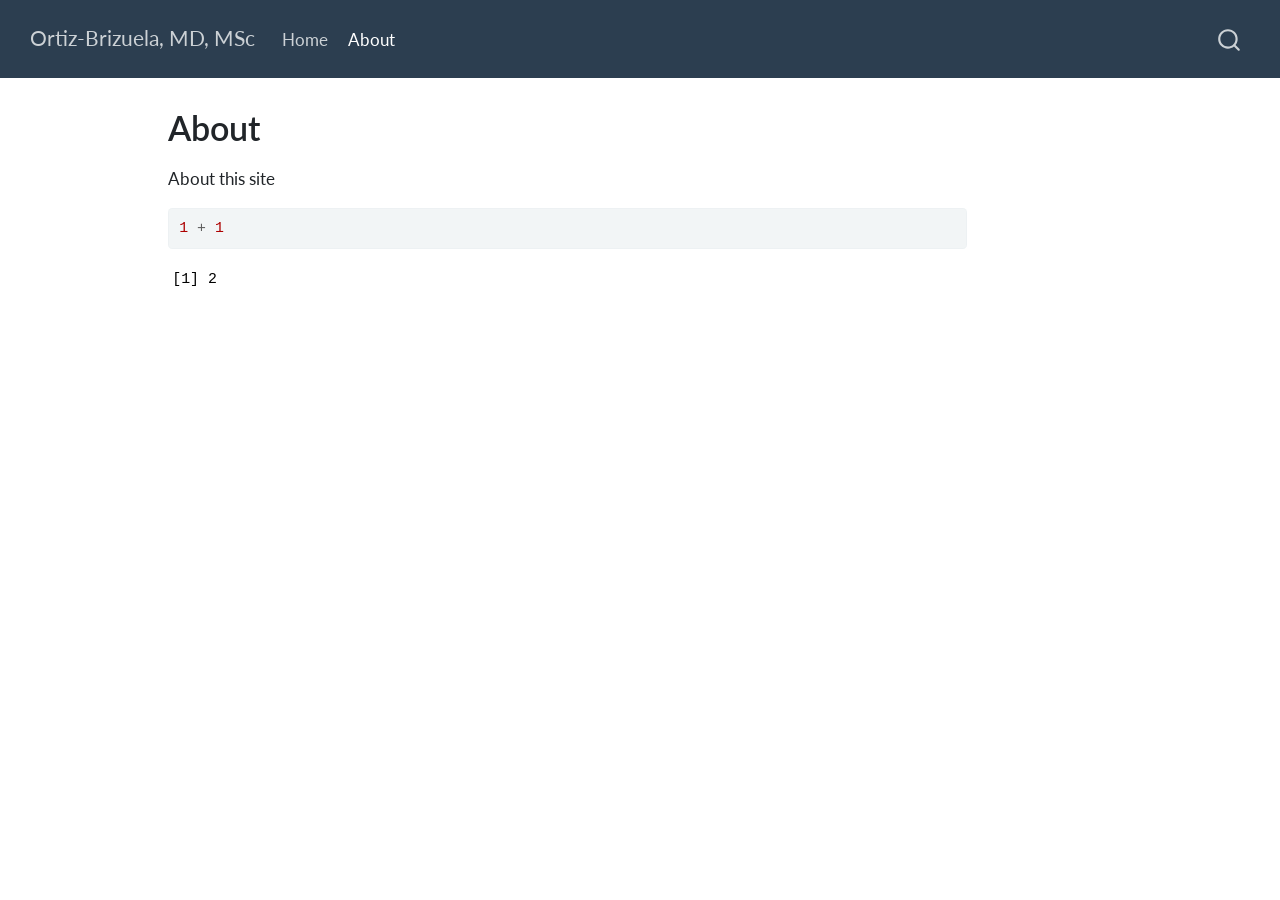
<file: docs/about.html>
<!DOCTYPE html>
<html xmlns="http://www.w3.org/1999/xhtml" lang="en" xml:lang="en"><head>

<meta charset="utf-8">
<meta name="generator" content="quarto-1.5.54">

<meta name="viewport" content="width=device-width, initial-scale=1.0, user-scalable=yes">


<title>About – Ortiz-Brizuela, MD, MSc</title>
<style>
code{white-space: pre-wrap;}
span.smallcaps{font-variant: small-caps;}
div.columns{display: flex; gap: min(4vw, 1.5em);}
div.column{flex: auto; overflow-x: auto;}
div.hanging-indent{margin-left: 1.5em; text-indent: -1.5em;}
ul.task-list{list-style: none;}
ul.task-list li input[type="checkbox"] {
  width: 0.8em;
  margin: 0 0.8em 0.2em -1em; /* quarto-specific, see https://github.com/quarto-dev/quarto-cli/issues/4556 */ 
  vertical-align: middle;
}
/* CSS for syntax highlighting */
pre > code.sourceCode { white-space: pre; position: relative; }
pre > code.sourceCode > span { line-height: 1.25; }
pre > code.sourceCode > span:empty { height: 1.2em; }
.sourceCode { overflow: visible; }
code.sourceCode > span { color: inherit; text-decoration: inherit; }
div.sourceCode { margin: 1em 0; }
pre.sourceCode { margin: 0; }
@media screen {
div.sourceCode { overflow: auto; }
}
@media print {
pre > code.sourceCode { white-space: pre-wrap; }
pre > code.sourceCode > span { display: inline-block; text-indent: -5em; padding-left: 5em; }
}
pre.numberSource code
  { counter-reset: source-line 0; }
pre.numberSource code > span
  { position: relative; left: -4em; counter-increment: source-line; }
pre.numberSource code > span > a:first-child::before
  { content: counter(source-line);
    position: relative; left: -1em; text-align: right; vertical-align: baseline;
    border: none; display: inline-block;
    -webkit-touch-callout: none; -webkit-user-select: none;
    -khtml-user-select: none; -moz-user-select: none;
    -ms-user-select: none; user-select: none;
    padding: 0 4px; width: 4em;
  }
pre.numberSource { margin-left: 3em;  padding-left: 4px; }
div.sourceCode
  {   }
@media screen {
pre > code.sourceCode > span > a:first-child::before { text-decoration: underline; }
}
</style>


<script src="site_libs/quarto-nav/quarto-nav.js"></script>
<script src="site_libs/quarto-nav/headroom.min.js"></script>
<script src="site_libs/clipboard/clipboard.min.js"></script>
<script src="site_libs/quarto-search/autocomplete.umd.js"></script>
<script src="site_libs/quarto-search/fuse.min.js"></script>
<script src="site_libs/quarto-search/quarto-search.js"></script>
<meta name="quarto:offset" content="./">
<script src="site_libs/quarto-html/quarto.js"></script>
<script src="site_libs/quarto-html/popper.min.js"></script>
<script src="site_libs/quarto-html/tippy.umd.min.js"></script>
<script src="site_libs/quarto-html/anchor.min.js"></script>
<link href="site_libs/quarto-html/tippy.css" rel="stylesheet">
<link href="site_libs/quarto-html/quarto-syntax-highlighting.css" rel="stylesheet" id="quarto-text-highlighting-styles">
<script src="site_libs/bootstrap/bootstrap.min.js"></script>
<link href="site_libs/bootstrap/bootstrap-icons.css" rel="stylesheet">
<link href="site_libs/bootstrap/bootstrap.min.css" rel="stylesheet" id="quarto-bootstrap" data-mode="light">
<script id="quarto-search-options" type="application/json">{
  "location": "navbar",
  "copy-button": false,
  "collapse-after": 3,
  "panel-placement": "end",
  "type": "overlay",
  "limit": 50,
  "keyboard-shortcut": [
    "f",
    "/",
    "s"
  ],
  "show-item-context": false,
  "language": {
    "search-no-results-text": "No results",
    "search-matching-documents-text": "matching documents",
    "search-copy-link-title": "Copy link to search",
    "search-hide-matches-text": "Hide additional matches",
    "search-more-match-text": "more match in this document",
    "search-more-matches-text": "more matches in this document",
    "search-clear-button-title": "Clear",
    "search-text-placeholder": "",
    "search-detached-cancel-button-title": "Cancel",
    "search-submit-button-title": "Submit",
    "search-label": "Search"
  }
}</script>


<link rel="stylesheet" href="styles.css">
</head>

<body class="nav-fixed">

<div id="quarto-search-results"></div>
  <header id="quarto-header" class="headroom fixed-top">
    <nav class="navbar navbar-expand-lg " data-bs-theme="dark">
      <div class="navbar-container container-fluid">
      <div class="navbar-brand-container mx-auto">
    <a class="navbar-brand" href="./index.html">
    <span class="navbar-title">Ortiz-Brizuela, MD, MSc</span>
    </a>
  </div>
            <div id="quarto-search" class="" title="Search"></div>
          <button class="navbar-toggler" type="button" data-bs-toggle="collapse" data-bs-target="#navbarCollapse" aria-controls="navbarCollapse" role="menu" aria-expanded="false" aria-label="Toggle navigation" onclick="if (window.quartoToggleHeadroom) { window.quartoToggleHeadroom(); }">
  <span class="navbar-toggler-icon"></span>
</button>
          <div class="collapse navbar-collapse" id="navbarCollapse">
            <ul class="navbar-nav navbar-nav-scroll me-auto">
  <li class="nav-item">
    <a class="nav-link" href="./index.html"> 
<span class="menu-text">Home</span></a>
  </li>  
  <li class="nav-item">
    <a class="nav-link active" href="./about.html" aria-current="page"> 
<span class="menu-text">About</span></a>
  </li>  
</ul>
          </div> <!-- /navcollapse -->
            <div class="quarto-navbar-tools">
</div>
      </div> <!-- /container-fluid -->
    </nav>
</header>
<!-- content -->
<div id="quarto-content" class="quarto-container page-columns page-rows-contents page-layout-article page-navbar">
<!-- sidebar -->
<!-- margin-sidebar -->
    <div id="quarto-margin-sidebar" class="sidebar margin-sidebar zindex-bottom">
        
    </div>
<!-- main -->
<main class="content" id="quarto-document-content">

<header id="title-block-header" class="quarto-title-block default">
<div class="quarto-title">
<h1 class="title">About</h1>
</div>



<div class="quarto-title-meta">

    
  
    
  </div>
  


</header>


<p>About this site</p>
<div class="cell">
<div class="sourceCode cell-code" id="cb1"><pre class="sourceCode r code-with-copy"><code class="sourceCode r"><span id="cb1-1"><a href="#cb1-1" aria-hidden="true" tabindex="-1"></a><span class="dv">1</span> <span class="sc">+</span> <span class="dv">1</span></span></code><button title="Copy to Clipboard" class="code-copy-button"><i class="bi"></i></button></pre></div>
<div class="cell-output cell-output-stdout">
<pre><code>[1] 2</code></pre>
</div>
</div>



</main> <!-- /main -->
<script id="quarto-html-after-body" type="application/javascript">
window.document.addEventListener("DOMContentLoaded", function (event) {
  const toggleBodyColorMode = (bsSheetEl) => {
    const mode = bsSheetEl.getAttribute("data-mode");
    const bodyEl = window.document.querySelector("body");
    if (mode === "dark") {
      bodyEl.classList.add("quarto-dark");
      bodyEl.classList.remove("quarto-light");
    } else {
      bodyEl.classList.add("quarto-light");
      bodyEl.classList.remove("quarto-dark");
    }
  }
  const toggleBodyColorPrimary = () => {
    const bsSheetEl = window.document.querySelector("link#quarto-bootstrap");
    if (bsSheetEl) {
      toggleBodyColorMode(bsSheetEl);
    }
  }
  toggleBodyColorPrimary();  
  const icon = "";
  const anchorJS = new window.AnchorJS();
  anchorJS.options = {
    placement: 'right',
    icon: icon
  };
  anchorJS.add('.anchored');
  const isCodeAnnotation = (el) => {
    for (const clz of el.classList) {
      if (clz.startsWith('code-annotation-')) {                     
        return true;
      }
    }
    return false;
  }
  const onCopySuccess = function(e) {
    // button target
    const button = e.trigger;
    // don't keep focus
    button.blur();
    // flash "checked"
    button.classList.add('code-copy-button-checked');
    var currentTitle = button.getAttribute("title");
    button.setAttribute("title", "Copied!");
    let tooltip;
    if (window.bootstrap) {
      button.setAttribute("data-bs-toggle", "tooltip");
      button.setAttribute("data-bs-placement", "left");
      button.setAttribute("data-bs-title", "Copied!");
      tooltip = new bootstrap.Tooltip(button, 
        { trigger: "manual", 
          customClass: "code-copy-button-tooltip",
          offset: [0, -8]});
      tooltip.show();    
    }
    setTimeout(function() {
      if (tooltip) {
        tooltip.hide();
        button.removeAttribute("data-bs-title");
        button.removeAttribute("data-bs-toggle");
        button.removeAttribute("data-bs-placement");
      }
      button.setAttribute("title", currentTitle);
      button.classList.remove('code-copy-button-checked');
    }, 1000);
    // clear code selection
    e.clearSelection();
  }
  const getTextToCopy = function(trigger) {
      const codeEl = trigger.previousElementSibling.cloneNode(true);
      for (const childEl of codeEl.children) {
        if (isCodeAnnotation(childEl)) {
          childEl.remove();
        }
      }
      return codeEl.innerText;
  }
  const clipboard = new window.ClipboardJS('.code-copy-button:not([data-in-quarto-modal])', {
    text: getTextToCopy
  });
  clipboard.on('success', onCopySuccess);
  if (window.document.getElementById('quarto-embedded-source-code-modal')) {
    // For code content inside modals, clipBoardJS needs to be initialized with a container option
    // TODO: Check when it could be a function (https://github.com/zenorocha/clipboard.js/issues/860)
    const clipboardModal = new window.ClipboardJS('.code-copy-button[data-in-quarto-modal]', {
      text: getTextToCopy,
      container: window.document.getElementById('quarto-embedded-source-code-modal')
    });
    clipboardModal.on('success', onCopySuccess);
  }
    var localhostRegex = new RegExp(/^(?:http|https):\/\/localhost\:?[0-9]*\//);
    var mailtoRegex = new RegExp(/^mailto:/);
      var filterRegex = new RegExp('/' + window.location.host + '/');
    var isInternal = (href) => {
        return filterRegex.test(href) || localhostRegex.test(href) || mailtoRegex.test(href);
    }
    // Inspect non-navigation links and adorn them if external
 	var links = window.document.querySelectorAll('a[href]:not(.nav-link):not(.navbar-brand):not(.toc-action):not(.sidebar-link):not(.sidebar-item-toggle):not(.pagination-link):not(.no-external):not([aria-hidden]):not(.dropdown-item):not(.quarto-navigation-tool):not(.about-link)');
    for (var i=0; i<links.length; i++) {
      const link = links[i];
      if (!isInternal(link.href)) {
        // undo the damage that might have been done by quarto-nav.js in the case of
        // links that we want to consider external
        if (link.dataset.originalHref !== undefined) {
          link.href = link.dataset.originalHref;
        }
      }
    }
  function tippyHover(el, contentFn, onTriggerFn, onUntriggerFn) {
    const config = {
      allowHTML: true,
      maxWidth: 500,
      delay: 100,
      arrow: false,
      appendTo: function(el) {
          return el.parentElement;
      },
      interactive: true,
      interactiveBorder: 10,
      theme: 'quarto',
      placement: 'bottom-start',
    };
    if (contentFn) {
      config.content = contentFn;
    }
    if (onTriggerFn) {
      config.onTrigger = onTriggerFn;
    }
    if (onUntriggerFn) {
      config.onUntrigger = onUntriggerFn;
    }
    window.tippy(el, config); 
  }
  const noterefs = window.document.querySelectorAll('a[role="doc-noteref"]');
  for (var i=0; i<noterefs.length; i++) {
    const ref = noterefs[i];
    tippyHover(ref, function() {
      // use id or data attribute instead here
      let href = ref.getAttribute('data-footnote-href') || ref.getAttribute('href');
      try { href = new URL(href).hash; } catch {}
      const id = href.replace(/^#\/?/, "");
      const note = window.document.getElementById(id);
      if (note) {
        return note.innerHTML;
      } else {
        return "";
      }
    });
  }
  const xrefs = window.document.querySelectorAll('a.quarto-xref');
  const processXRef = (id, note) => {
    // Strip column container classes
    const stripColumnClz = (el) => {
      el.classList.remove("page-full", "page-columns");
      if (el.children) {
        for (const child of el.children) {
          stripColumnClz(child);
        }
      }
    }
    stripColumnClz(note)
    if (id === null || id.startsWith('sec-')) {
      // Special case sections, only their first couple elements
      const container = document.createElement("div");
      if (note.children && note.children.length > 2) {
        container.appendChild(note.children[0].cloneNode(true));
        for (let i = 1; i < note.children.length; i++) {
          const child = note.children[i];
          if (child.tagName === "P" && child.innerText === "") {
            continue;
          } else {
            container.appendChild(child.cloneNode(true));
            break;
          }
        }
        if (window.Quarto?.typesetMath) {
          window.Quarto.typesetMath(container);
        }
        return container.innerHTML
      } else {
        if (window.Quarto?.typesetMath) {
          window.Quarto.typesetMath(note);
        }
        return note.innerHTML;
      }
    } else {
      // Remove any anchor links if they are present
      const anchorLink = note.querySelector('a.anchorjs-link');
      if (anchorLink) {
        anchorLink.remove();
      }
      if (window.Quarto?.typesetMath) {
        window.Quarto.typesetMath(note);
      }
      // TODO in 1.5, we should make sure this works without a callout special case
      if (note.classList.contains("callout")) {
        return note.outerHTML;
      } else {
        return note.innerHTML;
      }
    }
  }
  for (var i=0; i<xrefs.length; i++) {
    const xref = xrefs[i];
    tippyHover(xref, undefined, function(instance) {
      instance.disable();
      let url = xref.getAttribute('href');
      let hash = undefined; 
      if (url.startsWith('#')) {
        hash = url;
      } else {
        try { hash = new URL(url).hash; } catch {}
      }
      if (hash) {
        const id = hash.replace(/^#\/?/, "");
        const note = window.document.getElementById(id);
        if (note !== null) {
          try {
            const html = processXRef(id, note.cloneNode(true));
            instance.setContent(html);
          } finally {
            instance.enable();
            instance.show();
          }
        } else {
          // See if we can fetch this
          fetch(url.split('#')[0])
          .then(res => res.text())
          .then(html => {
            const parser = new DOMParser();
            const htmlDoc = parser.parseFromString(html, "text/html");
            const note = htmlDoc.getElementById(id);
            if (note !== null) {
              const html = processXRef(id, note);
              instance.setContent(html);
            } 
          }).finally(() => {
            instance.enable();
            instance.show();
          });
        }
      } else {
        // See if we can fetch a full url (with no hash to target)
        // This is a special case and we should probably do some content thinning / targeting
        fetch(url)
        .then(res => res.text())
        .then(html => {
          const parser = new DOMParser();
          const htmlDoc = parser.parseFromString(html, "text/html");
          const note = htmlDoc.querySelector('main.content');
          if (note !== null) {
            // This should only happen for chapter cross references
            // (since there is no id in the URL)
            // remove the first header
            if (note.children.length > 0 && note.children[0].tagName === "HEADER") {
              note.children[0].remove();
            }
            const html = processXRef(null, note);
            instance.setContent(html);
          } 
        }).finally(() => {
          instance.enable();
          instance.show();
        });
      }
    }, function(instance) {
    });
  }
      let selectedAnnoteEl;
      const selectorForAnnotation = ( cell, annotation) => {
        let cellAttr = 'data-code-cell="' + cell + '"';
        let lineAttr = 'data-code-annotation="' +  annotation + '"';
        const selector = 'span[' + cellAttr + '][' + lineAttr + ']';
        return selector;
      }
      const selectCodeLines = (annoteEl) => {
        const doc = window.document;
        const targetCell = annoteEl.getAttribute("data-target-cell");
        const targetAnnotation = annoteEl.getAttribute("data-target-annotation");
        const annoteSpan = window.document.querySelector(selectorForAnnotation(targetCell, targetAnnotation));
        const lines = annoteSpan.getAttribute("data-code-lines").split(",");
        const lineIds = lines.map((line) => {
          return targetCell + "-" + line;
        })
        let top = null;
        let height = null;
        let parent = null;
        if (lineIds.length > 0) {
            //compute the position of the single el (top and bottom and make a div)
            const el = window.document.getElementById(lineIds[0]);
            top = el.offsetTop;
            height = el.offsetHeight;
            parent = el.parentElement.parentElement;
          if (lineIds.length > 1) {
            const lastEl = window.document.getElementById(lineIds[lineIds.length - 1]);
            const bottom = lastEl.offsetTop + lastEl.offsetHeight;
            height = bottom - top;
          }
          if (top !== null && height !== null && parent !== null) {
            // cook up a div (if necessary) and position it 
            let div = window.document.getElementById("code-annotation-line-highlight");
            if (div === null) {
              div = window.document.createElement("div");
              div.setAttribute("id", "code-annotation-line-highlight");
              div.style.position = 'absolute';
              parent.appendChild(div);
            }
            div.style.top = top - 2 + "px";
            div.style.height = height + 4 + "px";
            div.style.left = 0;
            let gutterDiv = window.document.getElementById("code-annotation-line-highlight-gutter");
            if (gutterDiv === null) {
              gutterDiv = window.document.createElement("div");
              gutterDiv.setAttribute("id", "code-annotation-line-highlight-gutter");
              gutterDiv.style.position = 'absolute';
              const codeCell = window.document.getElementById(targetCell);
              const gutter = codeCell.querySelector('.code-annotation-gutter');
              gutter.appendChild(gutterDiv);
            }
            gutterDiv.style.top = top - 2 + "px";
            gutterDiv.style.height = height + 4 + "px";
          }
          selectedAnnoteEl = annoteEl;
        }
      };
      const unselectCodeLines = () => {
        const elementsIds = ["code-annotation-line-highlight", "code-annotation-line-highlight-gutter"];
        elementsIds.forEach((elId) => {
          const div = window.document.getElementById(elId);
          if (div) {
            div.remove();
          }
        });
        selectedAnnoteEl = undefined;
      };
        // Handle positioning of the toggle
    window.addEventListener(
      "resize",
      throttle(() => {
        elRect = undefined;
        if (selectedAnnoteEl) {
          selectCodeLines(selectedAnnoteEl);
        }
      }, 10)
    );
    function throttle(fn, ms) {
    let throttle = false;
    let timer;
      return (...args) => {
        if(!throttle) { // first call gets through
            fn.apply(this, args);
            throttle = true;
        } else { // all the others get throttled
            if(timer) clearTimeout(timer); // cancel #2
            timer = setTimeout(() => {
              fn.apply(this, args);
              timer = throttle = false;
            }, ms);
        }
      };
    }
      // Attach click handler to the DT
      const annoteDls = window.document.querySelectorAll('dt[data-target-cell]');
      for (const annoteDlNode of annoteDls) {
        annoteDlNode.addEventListener('click', (event) => {
          const clickedEl = event.target;
          if (clickedEl !== selectedAnnoteEl) {
            unselectCodeLines();
            const activeEl = window.document.querySelector('dt[data-target-cell].code-annotation-active');
            if (activeEl) {
              activeEl.classList.remove('code-annotation-active');
            }
            selectCodeLines(clickedEl);
            clickedEl.classList.add('code-annotation-active');
          } else {
            // Unselect the line
            unselectCodeLines();
            clickedEl.classList.remove('code-annotation-active');
          }
        });
      }
  const findCites = (el) => {
    const parentEl = el.parentElement;
    if (parentEl) {
      const cites = parentEl.dataset.cites;
      if (cites) {
        return {
          el,
          cites: cites.split(' ')
        };
      } else {
        return findCites(el.parentElement)
      }
    } else {
      return undefined;
    }
  };
  var bibliorefs = window.document.querySelectorAll('a[role="doc-biblioref"]');
  for (var i=0; i<bibliorefs.length; i++) {
    const ref = bibliorefs[i];
    const citeInfo = findCites(ref);
    if (citeInfo) {
      tippyHover(citeInfo.el, function() {
        var popup = window.document.createElement('div');
        citeInfo.cites.forEach(function(cite) {
          var citeDiv = window.document.createElement('div');
          citeDiv.classList.add('hanging-indent');
          citeDiv.classList.add('csl-entry');
          var biblioDiv = window.document.getElementById('ref-' + cite);
          if (biblioDiv) {
            citeDiv.innerHTML = biblioDiv.innerHTML;
          }
          popup.appendChild(citeDiv);
        });
        return popup.innerHTML;
      });
    }
  }
});
</script>
</div> <!-- /content -->




</body></html>
</file>
<file: docs/site_libs/quarto-html/tippy.css>
.tippy-box[data-animation=fade][data-state=hidden]{opacity:0}[data-tippy-root]{max-width:calc(100vw - 10px)}.tippy-box{position:relative;background-color:#333;color:#fff;border-radius:4px;font-size:14px;line-height:1.4;white-space:normal;outline:0;transition-property:transform,visibility,opacity}.tippy-box[data-placement^=top]>.tippy-arrow{bottom:0}.tippy-box[data-placement^=top]>.tippy-arrow:before{bottom:-7px;left:0;border-width:8px 8px 0;border-top-color:initial;transform-origin:center top}.tippy-box[data-placement^=bottom]>.tippy-arrow{top:0}.tippy-box[data-placement^=bottom]>.tippy-arrow:before{top:-7px;left:0;border-width:0 8px 8px;border-bottom-color:initial;transform-origin:center bottom}.tippy-box[data-placement^=left]>.tippy-arrow{right:0}.tippy-box[data-placement^=left]>.tippy-arrow:before{border-width:8px 0 8px 8px;border-left-color:initial;right:-7px;transform-origin:center left}.tippy-box[data-placement^=right]>.tippy-arrow{left:0}.tippy-box[data-placement^=right]>.tippy-arrow:before{left:-7px;border-width:8px 8px 8px 0;border-right-color:initial;transform-origin:center right}.tippy-box[data-inertia][data-state=visible]{transition-timing-function:cubic-bezier(.54,1.5,.38,1.11)}.tippy-arrow{width:16px;height:16px;color:#333}.tippy-arrow:before{content:"";position:absolute;border-color:transparent;border-style:solid}.tippy-content{position:relative;padding:5px 9px;z-index:1}
</file>
<file: docs/site_libs/quarto-html/quarto-syntax-highlighting.css>
/* quarto syntax highlight colors */
:root {
  --quarto-hl-ot-color: #003B4F;
  --quarto-hl-at-color: #657422;
  --quarto-hl-ss-color: #20794D;
  --quarto-hl-an-color: #5E5E5E;
  --quarto-hl-fu-color: #4758AB;
  --quarto-hl-st-color: #20794D;
  --quarto-hl-cf-color: #003B4F;
  --quarto-hl-op-color: #5E5E5E;
  --quarto-hl-er-color: #AD0000;
  --quarto-hl-bn-color: #AD0000;
  --quarto-hl-al-color: #AD0000;
  --quarto-hl-va-color: #111111;
  --quarto-hl-bu-color: inherit;
  --quarto-hl-ex-color: inherit;
  --quarto-hl-pp-color: #AD0000;
  --quarto-hl-in-color: #5E5E5E;
  --quarto-hl-vs-color: #20794D;
  --quarto-hl-wa-color: #5E5E5E;
  --quarto-hl-do-color: #5E5E5E;
  --quarto-hl-im-color: #00769E;
  --quarto-hl-ch-color: #20794D;
  --quarto-hl-dt-color: #AD0000;
  --quarto-hl-fl-color: #AD0000;
  --quarto-hl-co-color: #5E5E5E;
  --quarto-hl-cv-color: #5E5E5E;
  --quarto-hl-cn-color: #8f5902;
  --quarto-hl-sc-color: #5E5E5E;
  --quarto-hl-dv-color: #AD0000;
  --quarto-hl-kw-color: #003B4F;
}

/* other quarto variables */
:root {
  --quarto-font-monospace: SFMono-Regular, Menlo, Monaco, Consolas, "Liberation Mono", "Courier New", monospace;
}

pre > code.sourceCode > span {
  color: #003B4F;
}

code span {
  color: #003B4F;
}

code.sourceCode > span {
  color: #003B4F;
}

div.sourceCode,
div.sourceCode pre.sourceCode {
  color: #003B4F;
}

code span.ot {
  color: #003B4F;
  font-style: inherit;
}

code span.at {
  color: #657422;
  font-style: inherit;
}

code span.ss {
  color: #20794D;
  font-style: inherit;
}

code span.an {
  color: #5E5E5E;
  font-style: inherit;
}

code span.fu {
  color: #4758AB;
  font-style: inherit;
}

code span.st {
  color: #20794D;
  font-style: inherit;
}

code span.cf {
  color: #003B4F;
  font-weight: bold;
  font-style: inherit;
}

code span.op {
  color: #5E5E5E;
  font-style: inherit;
}

code span.er {
  color: #AD0000;
  font-style: inherit;
}

code span.bn {
  color: #AD0000;
  font-style: inherit;
}

code span.al {
  color: #AD0000;
  font-style: inherit;
}

code span.va {
  color: #111111;
  font-style: inherit;
}

code span.bu {
  font-style: inherit;
}

code span.ex {
  font-style: inherit;
}

code span.pp {
  color: #AD0000;
  font-style: inherit;
}

code span.in {
  color: #5E5E5E;
  font-style: inherit;
}

code span.vs {
  color: #20794D;
  font-style: inherit;
}

code span.wa {
  color: #5E5E5E;
  font-style: italic;
}

code span.do {
  color: #5E5E5E;
  font-style: italic;
}

code span.im {
  color: #00769E;
  font-style: inherit;
}

code span.ch {
  color: #20794D;
  font-style: inherit;
}

code span.dt {
  color: #AD0000;
  font-style: inherit;
}

code span.fl {
  color: #AD0000;
  font-style: inherit;
}

code span.co {
  color: #5E5E5E;
  font-style: inherit;
}

code span.cv {
  color: #5E5E5E;
  font-style: italic;
}

code span.cn {
  color: #8f5902;
  font-style: inherit;
}

code span.sc {
  color: #5E5E5E;
  font-style: inherit;
}

code span.dv {
  color: #AD0000;
  font-style: inherit;
}

code span.kw {
  color: #003B4F;
  font-weight: bold;
  font-style: inherit;
}

.prevent-inlining {
  content: "</";
}

/*# sourceMappingURL=debc5d5d77c3f9108843748ff7464032.css.map */
</file>
<file: docs/styles.css>
/* css styles */
</file>
